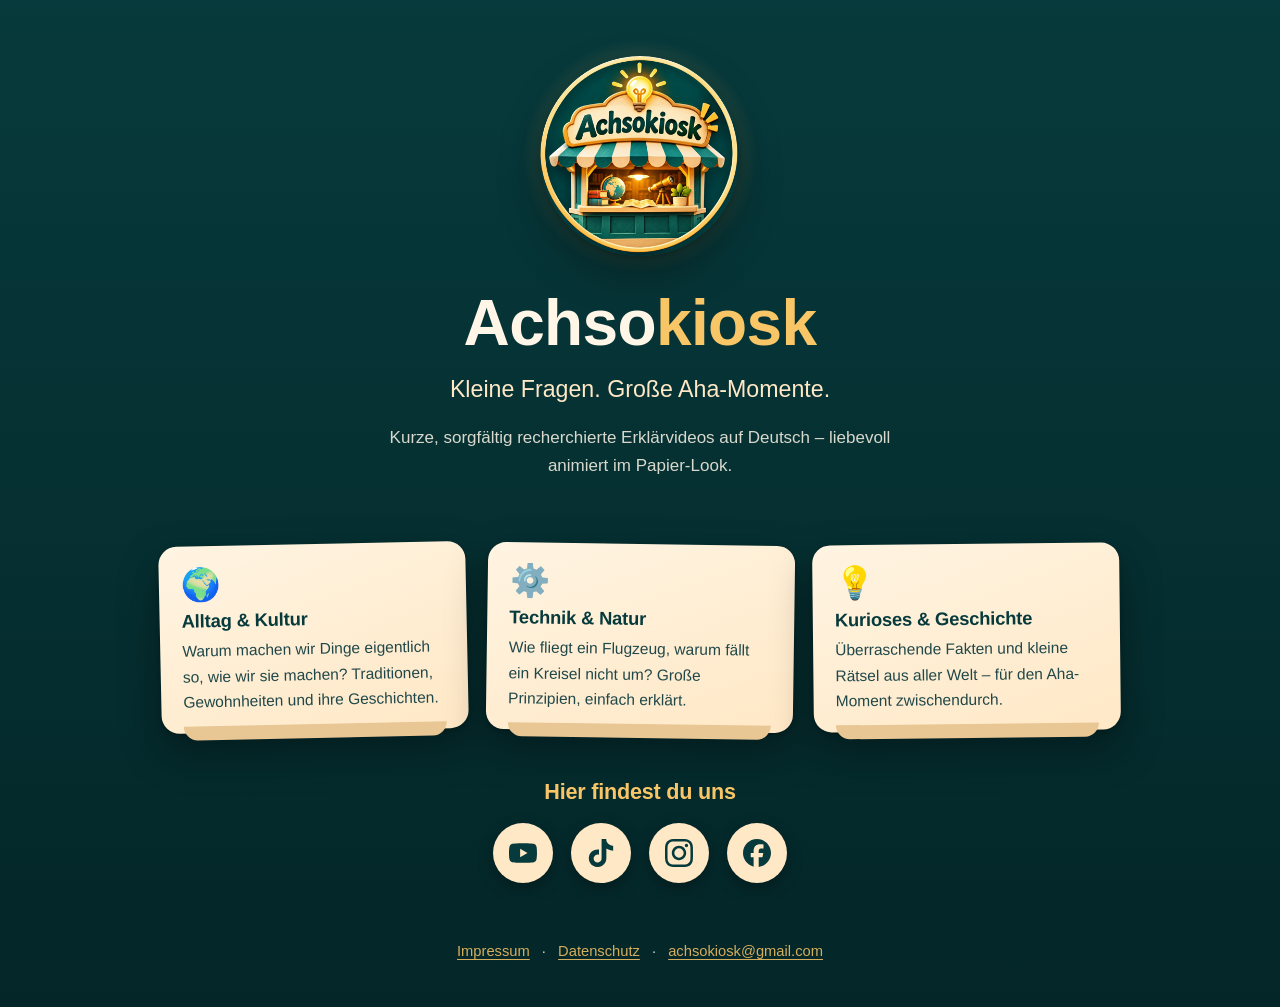
<file: index.html>
<!doctype html>
<html lang="de">
<head>
<meta charset="utf-8">
<meta name="viewport" content="width=device-width, initial-scale=1">
<title>Achsokiosk – Kleine Fragen. Große Aha-Momente.</title>
<meta name="description" content="Achsokiosk: kurze, liebevoll animierte Erklärvideos auf Deutsch über Alltag, Kultur, Geschichte, Technik und Natur.">
<meta property="og:title" content="Achsokiosk – Kleine Fragen. Große Aha-Momente.">
<meta property="og:description" content="Kurze, liebevoll animierte Erklärvideos auf Deutsch.">
<meta property="og:image" content="https://achsokiosk.github.io/logo.png">
<meta name="theme-color" content="#073A3C">
<link rel="icon" href="favicon.png">
<link rel="stylesheet" href="style.css">
</head>
<body>
<div class="himmel" aria-hidden="true"><span class="b1"></span><span class="b2"></span><span class="b3"></span><i></i><i></i><i></i><i></i><i></i></div>
<main>
  <header class="held">
    <div class="logo-rahmen auf v1"><img src="logo.png" alt="Achsokiosk-Logo: ein kleiner Kiosk aus Papier"></div>
    <h1 class="auf v2">Achso<em>kiosk</em></h1>
    <p class="slogan auf v3">Kleine Fragen. Große Aha-Momente.</p>
    <p class="unterzeile auf v3">Kurze, sorgfältig recherchierte Erklärvideos auf Deutsch – liebevoll animiert im Papier-Look.</p>
  </header>

  <section class="themen" aria-label="Unsere Themen">
    <article class="karte auf v4">
      <div class="symbol" aria-hidden="true">🌍</div>
      <h3>Alltag &amp; Kultur</h3>
      <p>Warum machen wir Dinge eigentlich so, wie wir sie machen? Traditionen, Gewohnheiten und ihre Geschichten.</p>
    </article>
    <article class="karte auf v4">
      <div class="symbol" aria-hidden="true">⚙️</div>
      <h3>Technik &amp; Natur</h3>
      <p>Wie fliegt ein Flugzeug, warum fällt ein Kreisel nicht um? Große Prinzipien, einfach erklärt.</p>
    </article>
    <article class="karte auf v4">
      <div class="symbol" aria-hidden="true">💡</div>
      <h3>Kurioses &amp; Geschichte</h3>
      <p>Überraschende Fakten und kleine Rätsel aus aller Welt – für den Aha-Moment zwischendurch.</p>
    </article>
  </section>

  <section class="kanaele-block auf v5">
    <h2>Hier findest du uns</h2>
    <ul class="kanaele">
      <li><a class="k-youtube" href="https://www.youtube.com/@achsokiosk" aria-label="YouTube" title="YouTube"><svg viewBox="0 0 24 24" aria-hidden="true"><path d="M23.498 6.186a3.016 3.016 0 0 0-2.122-2.136C19.505 3.545 12 3.545 12 3.545s-7.505 0-9.377.505A3.017 3.017 0 0 0 .502 6.186C0 8.07 0 12 0 12s0 3.93.502 5.814a3.016 3.016 0 0 0 2.122 2.136c1.871.505 9.376.505 9.376.505s7.505 0 9.377-.505a3.015 3.015 0 0 0 2.122-2.136C24 15.93 24 12 24 12s0-3.93-.502-5.814zM9.545 15.568V8.432L15.818 12l-6.273 3.568z"/></svg></a></li>
      <li><a class="k-tiktok" href="https://www.tiktok.com/@achsokiosk_de" aria-label="TikTok" title="TikTok"><svg viewBox="0 0 24 24" aria-hidden="true"><path d="M12.525.02c1.31-.02 2.61-.01 3.91-.02.08 1.53.63 3.09 1.75 4.17 1.12 1.11 2.7 1.62 4.24 1.79v4.03c-1.44-.05-2.89-.35-4.2-.97-.57-.26-1.1-.59-1.62-.93-.01 2.92.01 5.84-.02 8.75-.08 1.4-.54 2.79-1.35 3.94-1.31 1.92-3.58 3.17-5.91 3.21-1.43.08-2.86-.31-4.08-1.03-2.02-1.19-3.44-3.37-3.65-5.71-.02-.5-.03-1-.01-1.49.18-1.9 1.12-3.72 2.58-4.96 1.66-1.44 3.98-2.13 6.15-1.72.02 1.48-.04 2.96-.04 4.44-.99-.32-2.15-.23-3.02.37-.63.41-1.11 1.04-1.36 1.75-.21.51-.15 1.07-.14 1.61.24 1.64 1.82 3.02 3.5 2.87 1.12-.01 2.19-.66 2.77-1.61.19-.33.4-.67.41-1.06.1-1.79.06-3.57.07-5.36.01-4.03-.01-8.05.02-12.07z"/></svg></a></li>
      <li><a class="k-instagram" href="https://www.instagram.com/achsokiosk" aria-label="Instagram" title="Instagram"><svg viewBox="0 0 24 24" aria-hidden="true"><path d="M7.0301.084c-1.2768.0602-2.1487.264-2.911.5634-.7888.3075-1.4575.72-2.1228 1.3877-.6652.6677-1.075 1.3368-1.3802 2.127-.2954.7638-.4956 1.6365-.552 2.914-.0564 1.2775-.0689 1.6882-.0626 4.947.0062 3.2586.0206 3.6671.0825 4.9473.061 1.2765.264 2.1482.5635 2.9107.308.7889.72 1.4573 1.388 2.1228.6679.6655 1.3365 1.0743 2.1285 1.38.7632.295 1.6361.4961 2.9134.552 1.2773.056 1.6884.069 4.9462.0627 3.2578-.0062 3.668-.0207 4.9478-.0814 1.28-.0607 2.147-.2652 2.9098-.5633.7889-.3086 1.4578-.72 2.1228-1.3881.665-.6682 1.0745-1.3378 1.3795-2.1284.2957-.7632.4966-1.636.552-2.9124.056-1.2809.0692-1.6898.063-4.948-.0063-3.2583-.021-3.6668-.0817-4.9465-.0607-1.2797-.264-2.1487-.5633-2.9117-.3084-.7889-.72-1.4568-1.3876-2.1228C21.2982 1.33 20.628.9208 19.8378.6165 19.074.321 18.2017.1197 16.9244.0645 15.6471.0093 15.236-.005 11.977.0014 8.718.0076 8.31.0215 7.0301.0839m.1402 21.6932c-1.17-.0509-1.8053-.2453-2.2287-.408-.5606-.216-.96-.4771-1.3819-.895-.422-.4178-.6811-.8186-.9-1.378-.1644-.4234-.3624-1.058-.4171-2.228-.0595-1.2645-.072-1.6442-.079-4.848-.007-3.2037.0053-3.583.0607-4.848.05-1.169.2456-1.805.408-2.2282.216-.5613.4762-.96.895-1.3816.4188-.4217.8184-.6814 1.3783-.9003.423-.1651 1.0575-.3614 2.227-.4171 1.2655-.06 1.6447-.072 4.848-.079 3.2033-.007 3.5835.005 4.8495.0608 1.169.0508 1.8053.2445 2.228.408.5608.216.96.4754 1.3816.895.4217.4194.6816.8176.9005 1.3787.1653.4217.3617 1.056.4169 2.2263.0602 1.2655.0739 1.645.0796 4.848.0058 3.203-.0055 3.5834-.061 4.848-.051 1.17-.245 1.8055-.408 2.2294-.216.5604-.4763.96-.8954 1.3814-.419.4215-.8181.6811-1.3783.9-.4224.1649-1.0577.3617-2.2262.4174-1.2656.0595-1.6448.072-4.8493.079-3.2045.007-3.5825-.006-4.848-.0608M16.953 5.5864A1.44 1.44 0 1 0 18.39 4.144a1.44 1.44 0 0 0-1.437 1.4424M5.8385 12.012c.0067 3.4032 2.7706 6.1557 6.173 6.1493 3.4026-.0065 6.157-2.7701 6.1506-6.1733-.0065-3.4032-2.771-6.1565-6.174-6.1498-3.403.0067-6.156 2.771-6.1496 6.1738M8 12.0077a4 4 0 1 1 4.008 3.9921A3.9996 3.9996 0 0 1 8 12.0077"/></svg></a></li>
      <li><a class="k-facebook" href="https://www.facebook.com/achsokiosk" aria-label="Facebook" title="Facebook"><svg viewBox="0 0 24 24" aria-hidden="true"><path d="M9.101 23.691v-7.98H6.627v-3.667h2.474v-1.58c0-4.085 1.848-5.978 5.858-5.978.401 0 .955.042 1.468.103a8.68 8.68 0 0 1 1.141.195v3.325a8.623 8.623 0 0 0-.653-.036 26.805 26.805 0 0 0-.733-.009c-.707 0-1.259.096-1.675.309a1.686 1.686 0 0 0-.679.622c-.258.42-.374.995-.374 1.752v1.297h3.919l-.386 2.103-.287 1.564h-3.246v8.245C19.396 23.238 24 18.179 24 12.044c0-6.627-5.373-12-12-12s-12 5.373-12 12c0 5.628 3.874 10.35 9.101 11.647Z"/></svg></a></li>
    </ul>
  </section>
</main>
<footer>
  <a href="impressum.html">Impressum</a> · <a href="datenschutz.html">Datenschutz</a> · <a href="mailto:achsokiosk@gmail.com">achsokiosk@gmail.com</a>
</footer>
</body>
</html>
</file>
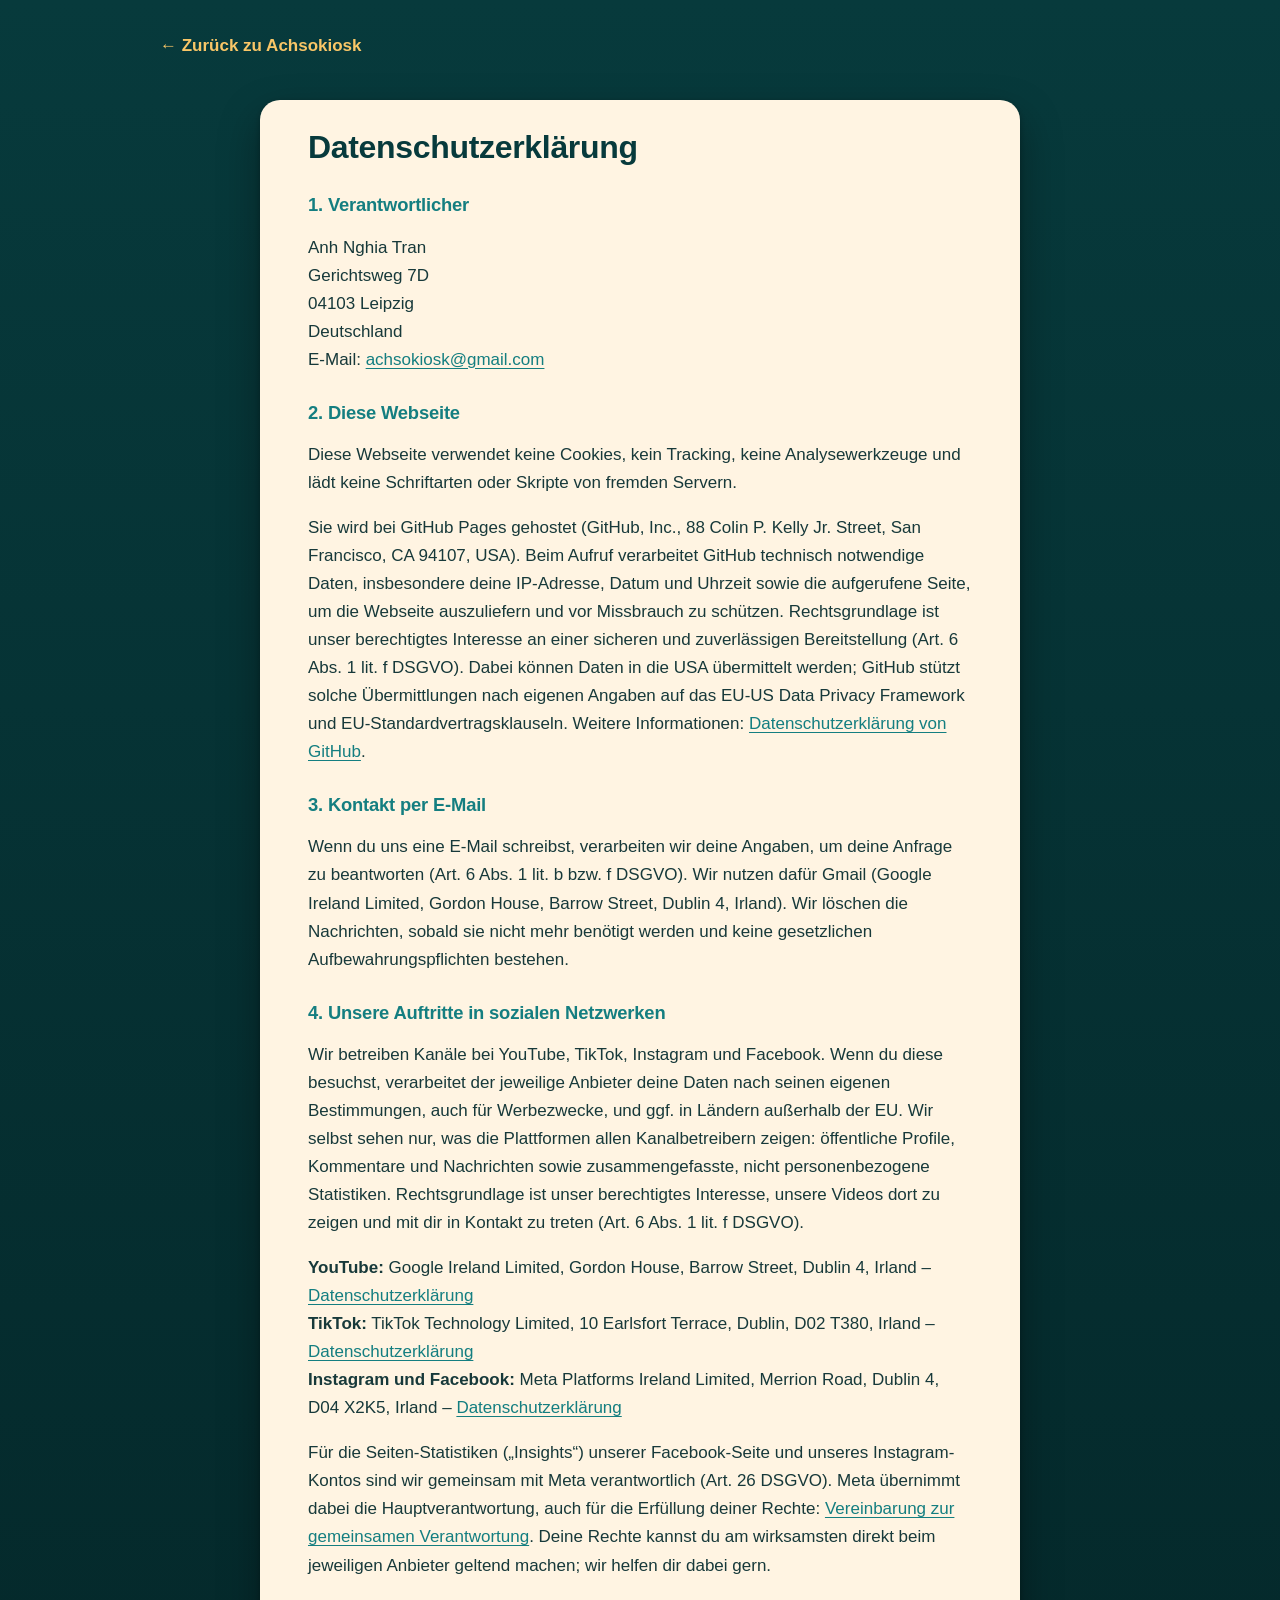
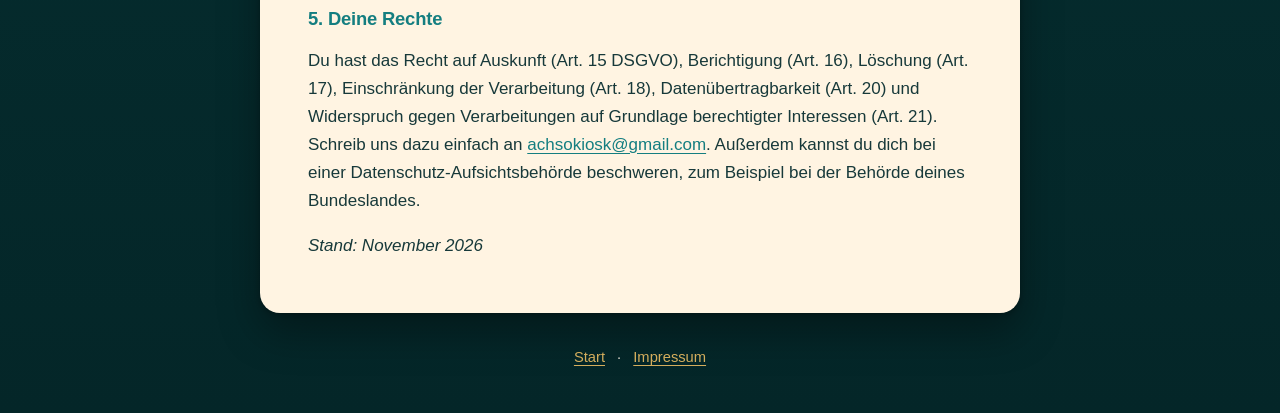
<file: datenschutz.html>
<!doctype html>
<html lang="de">
<head>
<meta charset="utf-8">
<meta name="viewport" content="width=device-width, initial-scale=1">
<meta name="theme-color" content="#073A3C">
<title>Datenschutz – Achsokiosk</title>
<link rel="icon" href="favicon.png">
<link rel="stylesheet" href="style.css">
</head>
<body>
<div class="himmel" aria-hidden="true"><span class="b1"></span><span class="b2"></span><span class="b3"></span><i></i><i></i><i></i><i></i><i></i></div>
<main>
  <a class="zurueck" href="index.html">← Zurück zu Achsokiosk</a>
  <div class="blatt auf v1">
    <h1>Datenschutzerklärung</h1>

    <h2>1. Verantwortlicher</h2>
    <p>Anh Nghia Tran<br>Gerichtsweg 7D<br>04103 Leipzig<br>Deutschland<br>E-Mail: <a href="mailto:achsokiosk@gmail.com">achsokiosk@gmail.com</a></p>

    <h2>2. Diese Webseite</h2>
    <p>Diese Webseite verwendet keine Cookies, kein Tracking, keine Analysewerkzeuge und lädt keine Schriftarten oder Skripte von fremden Servern.</p>
    <p>Sie wird bei GitHub Pages gehostet (GitHub, Inc., 88 Colin P. Kelly Jr. Street, San Francisco, CA 94107, USA). Beim Aufruf verarbeitet GitHub technisch notwendige Daten, insbesondere deine IP-Adresse, Datum und Uhrzeit sowie die aufgerufene Seite, um die Webseite auszuliefern und vor Missbrauch zu schützen. Rechtsgrundlage ist unser berechtigtes Interesse an einer sicheren und zuverlässigen Bereitstellung (Art. 6 Abs. 1 lit. f DSGVO). Dabei können Daten in die USA übermittelt werden; GitHub stützt solche Übermittlungen nach eigenen Angaben auf das EU-US Data Privacy Framework und EU-Standardvertragsklauseln. Weitere Informationen: <a href="https://docs.github.com/de/site-policy/privacy-policies/github-general-privacy-statement">Datenschutzerklärung von GitHub</a>.</p>

    <h2>3. Kontakt per E-Mail</h2>
    <p>Wenn du uns eine E-Mail schreibst, verarbeiten wir deine Angaben, um deine Anfrage zu beantworten (Art. 6 Abs. 1 lit. b bzw. f DSGVO). Wir nutzen dafür Gmail (Google Ireland Limited, Gordon House, Barrow Street, Dublin 4, Irland). Wir löschen die Nachrichten, sobald sie nicht mehr benötigt werden und keine gesetzlichen Aufbewahrungspflichten bestehen.</p>

    <h2>4. Unsere Auftritte in sozialen Netzwerken</h2>
    <p>Wir betreiben Kanäle bei YouTube, TikTok, Instagram und Facebook. Wenn du diese besuchst, verarbeitet der jeweilige Anbieter deine Daten nach seinen eigenen Bestimmungen, auch für Werbezwecke, und ggf. in Ländern außerhalb der EU. Wir selbst sehen nur, was die Plattformen allen Kanalbetreibern zeigen: öffentliche Profile, Kommentare und Nachrichten sowie zusammengefasste, nicht personenbezogene Statistiken. Rechtsgrundlage ist unser berechtigtes Interesse, unsere Videos dort zu zeigen und mit dir in Kontakt zu treten (Art. 6 Abs. 1 lit. f DSGVO).</p>
    <p>
      <strong>YouTube:</strong> Google Ireland Limited, Gordon House, Barrow Street, Dublin 4, Irland – <a href="https://policies.google.com/privacy?hl=de">Datenschutzerklärung</a><br>
      <strong>TikTok:</strong> TikTok Technology Limited, 10 Earlsfort Terrace, Dublin, D02 T380, Irland – <a href="https://www.tiktok.com/legal/privacy-policy-eea?lang=de">Datenschutzerklärung</a><br>
      <strong>Instagram und Facebook:</strong> Meta Platforms Ireland Limited, Merrion Road, Dublin 4, D04 X2K5, Irland – <a href="https://www.facebook.com/privacy/policy/">Datenschutzerklärung</a>
    </p>
    <p>Für die Seiten-Statistiken („Insights“) unserer Facebook-Seite und unseres Instagram-Kontos sind wir gemeinsam mit Meta verantwortlich (Art. 26 DSGVO). Meta übernimmt dabei die Hauptverantwortung, auch für die Erfüllung deiner Rechte: <a href="https://www.facebook.com/legal/terms/page_controller_addendum">Vereinbarung zur gemeinsamen Verantwortung</a>. Deine Rechte kannst du am wirksamsten direkt beim jeweiligen Anbieter geltend machen; wir helfen dir dabei gern.</p>

    <h2>5. Deine Rechte</h2>
    <p>Du hast das Recht auf Auskunft (Art. 15 DSGVO), Berichtigung (Art. 16), Löschung (Art. 17), Einschränkung der Verarbeitung (Art. 18), Datenübertragbarkeit (Art. 20) und Widerspruch gegen Verarbeitungen auf Grundlage berechtigter Interessen (Art. 21). Schreib uns dazu einfach an <a href="mailto:achsokiosk@gmail.com">achsokiosk@gmail.com</a>. Außerdem kannst du dich bei einer Datenschutz-Aufsichtsbehörde beschweren, zum Beispiel bei der Behörde deines Bundeslandes.</p>

    <p><em>Stand: November 2026</em></p>
  </div>
</main>
<footer>
  <a href="index.html">Start</a> · <a href="impressum.html">Impressum</a>
</footer>
</body>
</html>
</file>
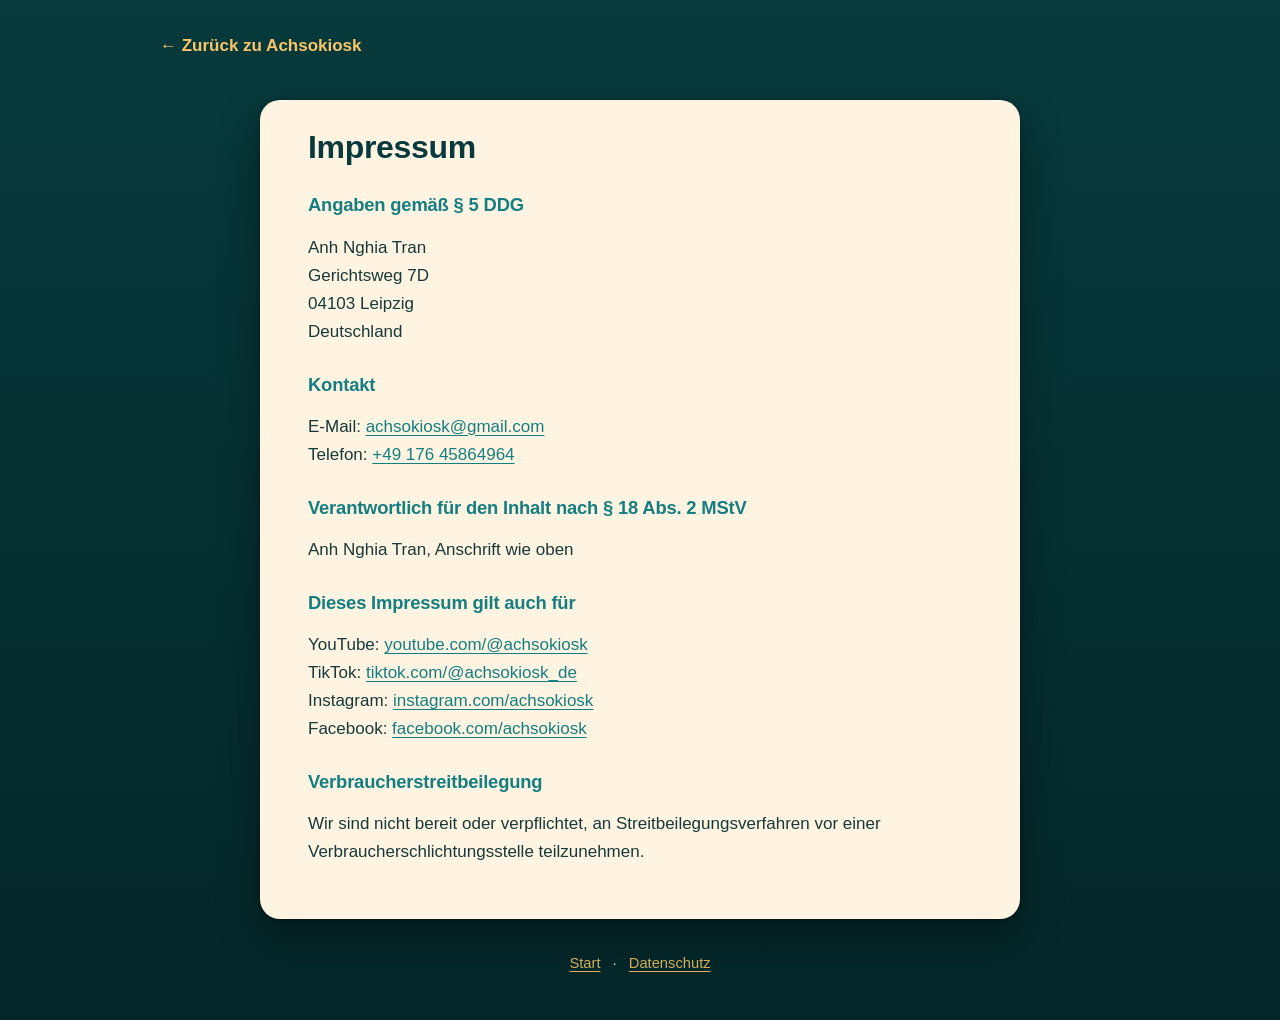
<file: impressum.html>
<!doctype html>
<html lang="de">
<head>
<meta charset="utf-8">
<meta name="viewport" content="width=device-width, initial-scale=1">
<meta name="theme-color" content="#073A3C">
<meta name="robots" content="noindex">
<title>Impressum – Achsokiosk</title>
<link rel="icon" href="favicon.png">
<link rel="stylesheet" href="style.css">
</head>
<body>
<div class="himmel" aria-hidden="true"><span class="b1"></span><span class="b2"></span><span class="b3"></span><i></i><i></i><i></i><i></i><i></i></div>
<main>
  <a class="zurueck" href="index.html">← Zurück zu Achsokiosk</a>
  <div class="blatt auf v1">
    <h1>Impressum</h1>

    <h2>Angaben gemäß § 5 DDG</h2>
    <p>Anh Nghia Tran<br>Gerichtsweg 7D<br>04103 Leipzig<br>Deutschland</p>

    <h2>Kontakt</h2>
    <p>E-Mail: <a href="mailto:achsokiosk@gmail.com">achsokiosk@gmail.com</a><br>Telefon: <a href="tel:+4917645864964">+49 176 45864964</a></p>

    <h2>Verantwortlich für den Inhalt nach § 18 Abs. 2 MStV</h2>
    <p>Anh Nghia Tran, Anschrift wie oben</p>

    <h2>Dieses Impressum gilt auch für</h2>
    <p>
      YouTube: <a href="https://www.youtube.com/@achsokiosk">youtube.com/@achsokiosk</a><br>
      TikTok: <a href="https://www.tiktok.com/@achsokiosk_de">tiktok.com/@achsokiosk_de</a><br>
      Instagram: <a href="https://www.instagram.com/achsokiosk">instagram.com/achsokiosk</a><br>
      Facebook: <a href="https://www.facebook.com/achsokiosk">facebook.com/achsokiosk</a>
    </p>

    <h2>Verbraucherstreitbeilegung</h2>
    <p>Wir sind nicht bereit oder verpflichtet, an Streitbeilegungsverfahren vor einer Verbraucherschlichtungsstelle teilzunehmen.</p>
  </div>
</main>
<footer>
  <a href="index.html">Start</a> · <a href="datenschutz.html">Datenschutz</a>
</footer>
</body>
</html>
</file>
<file: style.css>
/* Achsokiosk – Markenfarben aus Brand/Paket_V1/ACHSOKIOSK_BRAND_GUIDE_V1.md
   Keine externen Schriften/Skripte (DSGVO): nur System-Schriften, reines CSS. */
:root {
  --petrol: #073A3C;
  --petrol-tief: #042628;
  --tuerkis: #147E80;
  --papier: #FFE8C6;
  --papier-hell: #FFF4E2;
  --gold: #F9C667;
  --orange: #D38C43;
  --gruen: #8BA744;
  --text: #FFF6E8;
  --schatten: 0 18px 40px rgba(0, 0, 0, 0.35), 0 2px 6px rgba(0, 0, 0, 0.25);
}
* { box-sizing: border-box; }
html { background: var(--petrol-tief); scroll-behavior: smooth; }
body {
  margin: 0;
  min-height: 100vh;
  font: 17px/1.65 -apple-system, BlinkMacSystemFont, "Segoe UI", Roboto, "Helvetica Neue", Arial, sans-serif;
  color: var(--text);
  background: linear-gradient(180deg, var(--petrol) 0%, var(--petrol-tief) 100%);
  padding: 0 16px;
  overflow-x: hidden;
  position: relative;
}
a { color: var(--gold); text-underline-offset: 3px; }
a:hover { color: var(--papier); }
h1, h2, h3 { line-height: 1.2; letter-spacing: -0.01em; }

/* Hintergrund: schwebende Papierschichten und Lichtpunkte */
.himmel { position: fixed; inset: 0; z-index: -1; pointer-events: none; overflow: hidden; }
.himmel span { position: absolute; border-radius: 50%; filter: blur(2px); opacity: 0.55; animation: schweben 18s ease-in-out infinite alternate; }
.himmel .b1 { width: 520px; height: 520px; left: -160px; top: -140px; background: radial-gradient(circle, var(--tuerkis) 0%, transparent 70%); }
.himmel .b2 { width: 420px; height: 420px; right: -140px; top: 30%; background: radial-gradient(circle, rgba(249, 198, 103, 0.35) 0%, transparent 70%); animation-duration: 22s; }
.himmel .b3 { width: 360px; height: 360px; left: 20%; bottom: -180px; background: radial-gradient(circle, rgba(139, 167, 68, 0.35) 0%, transparent 70%); animation-duration: 26s; }
.himmel i { position: absolute; width: 6px; height: 6px; border-radius: 50%; background: var(--gold); box-shadow: 0 0 12px var(--gold); opacity: 0; animation: funkeln 6s ease-in-out infinite; }
.himmel i:nth-child(4) { left: 12%; top: 22%; animation-delay: 0s; }
.himmel i:nth-child(5) { left: 84%; top: 14%; animation-delay: 1.5s; }
.himmel i:nth-child(6) { left: 72%; top: 62%; animation-delay: 3s; }
.himmel i:nth-child(7) { left: 22%; top: 74%; animation-delay: 4.5s; }
.himmel i:nth-child(8) { left: 50%; top: 8%; animation-delay: 2.2s; }
@keyframes schweben { from { transform: translate(0, 0) scale(1); } to { transform: translate(40px, 30px) scale(1.08); } }
@keyframes funkeln { 0%, 100% { opacity: 0; transform: scale(0.4); } 50% { opacity: 0.9; transform: scale(1); } }

main, footer { max-width: 960px; margin: 0 auto; }

/* Kopfbereich */
.held { text-align: center; padding: 56px 0 24px; }
.logo-rahmen { position: relative; display: inline-block; margin-bottom: 20px; }
.logo-rahmen::before {
  content: ""; position: absolute; inset: -22px; border-radius: 50%;
  background: radial-gradient(circle, rgba(249, 198, 103, 0.55) 0%, transparent 68%);
  animation: leuchten 4s ease-in-out infinite;
}
.logo-rahmen img { position: relative; display: block; width: 200px; max-width: 55vw; height: auto; border-radius: 50%; box-shadow: var(--schatten); animation: wippen 6s ease-in-out infinite; }
@keyframes leuchten { 0%, 100% { opacity: 0.55; transform: scale(0.96); } 50% { opacity: 1; transform: scale(1.04); } }
@keyframes wippen { 0%, 100% { transform: translateY(0) rotate(-1deg); } 50% { transform: translateY(-10px) rotate(1deg); } }
.held h1 { font-size: clamp(2.4rem, 7vw, 4rem); margin: 0; font-weight: 800; }
.held h1 em { font-style: normal; color: var(--gold); }
.slogan { font-size: clamp(1.15rem, 3vw, 1.45rem); color: var(--papier); margin: 8px 0 0; }
.unterzeile { max-width: 560px; margin: 16px auto 0; opacity: 0.85; }

/* Themen-Karten im Papierlook */
.themen { display: grid; grid-template-columns: repeat(auto-fit, minmax(220px, 1fr)); gap: 20px; margin: 40px 0; }
.karte {
  background: linear-gradient(160deg, var(--papier-hell) 0%, var(--papier) 100%);
  color: var(--petrol); border-radius: 18px; padding: 22px 22px 18px; box-shadow: var(--schatten);
  transform: rotate(var(--neigung, 0deg)); transition: transform 0.35s ease, box-shadow 0.35s ease;
  position: relative;
}
.karte::after { content: ""; position: absolute; left: 22px; right: 22px; bottom: -7px; height: 14px; border-radius: 0 0 14px 14px; background: #E8C795; z-index: -1; }
.karte:nth-child(1) { --neigung: -1.2deg; }
.karte:nth-child(2) { --neigung: 0.8deg; }
.karte:nth-child(3) { --neigung: -0.6deg; }
.karte:hover { transform: rotate(0deg) translateY(-6px); box-shadow: 0 26px 50px rgba(0, 0, 0, 0.4); }
.karte .symbol { font-size: 2rem; line-height: 1; }
.karte h3 { margin: 10px 0 6px; font-size: 1.15rem; }
.karte p { margin: 0; font-size: 0.97rem; color: #20484A; }

/* Kanäle */
.kanaele-block { text-align: center; margin: 48px 0 24px; }
.kanaele-block h2 { color: var(--gold); font-size: 1.35rem; margin: 0 0 18px; }
.kanaele { display: flex; flex-wrap: wrap; gap: 18px; justify-content: center; padding: 0; margin: 0; list-style: none; }
.kanaele a {
  display: grid; place-items: center; width: 60px; height: 60px; border-radius: 50%;
  background: var(--papier); color: var(--petrol);
  box-shadow: 0 6px 16px rgba(0, 0, 0, 0.3); transition: transform 0.2s ease, background 0.2s ease, color 0.2s ease;
}
.kanaele svg { width: 28px; height: 28px; fill: currentColor; }
/* Hover: Plattformfarbe (Logos: Simple Icons, CC0) */
.kanaele a:hover, .kanaele a:focus-visible { transform: translateY(-4px) scale(1.06); background: #fff; }
.kanaele .k-youtube:hover, .kanaele .k-youtube:focus-visible { color: #FF0000; }
.kanaele .k-tiktok:hover, .kanaele .k-tiktok:focus-visible { color: #000000; }
.kanaele .k-instagram:hover, .kanaele .k-instagram:focus-visible { color: #E4405F; }
.kanaele .k-facebook:hover, .kanaele .k-facebook:focus-visible { color: #0866FF; }


/* Rechtstexte */
.blatt {
  max-width: 760px; margin: 40px auto 0; background: var(--papier-hell); color: #17393A;
  border-radius: 20px; padding: 28px clamp(20px, 5vw, 48px) 36px; box-shadow: var(--schatten);
}
.blatt h1 { color: var(--petrol); font-size: 2rem; margin: 0 0 8px; }
.blatt h2 { color: var(--tuerkis); font-size: 1.15rem; margin: 28px 0 6px; }
.blatt a { color: var(--tuerkis); }
.blatt a:hover { color: var(--orange); }
.zurueck { display: inline-block; margin-top: 32px; font-weight: 600; text-decoration: none; }

footer { padding: 32px 0 44px; text-align: center; font-size: 0.92rem; opacity: 0.85; }
footer a { margin: 0 8px; }

/* Einblenden nur über opacity + translate: transform bleibt frei für Neigung und Hover (sonst friert die Endstellung der Animation transform ein) */
.auf { animation: auftauchen 0.8s ease-out both; }
.auf.v1 { animation-delay: 0.1s; } .auf.v2 { animation-delay: 0.25s; } .auf.v3 { animation-delay: 0.4s; }
.auf.v4 { animation-delay: 0.55s; } .auf.v5 { animation-delay: 0.7s; }
@keyframes auftauchen { from { opacity: 0; translate: 0 18px; } }

@media (prefers-reduced-motion: reduce) {
  *, *::before, *::after { animation: none !important; transition: none !important; }
}
</file>
